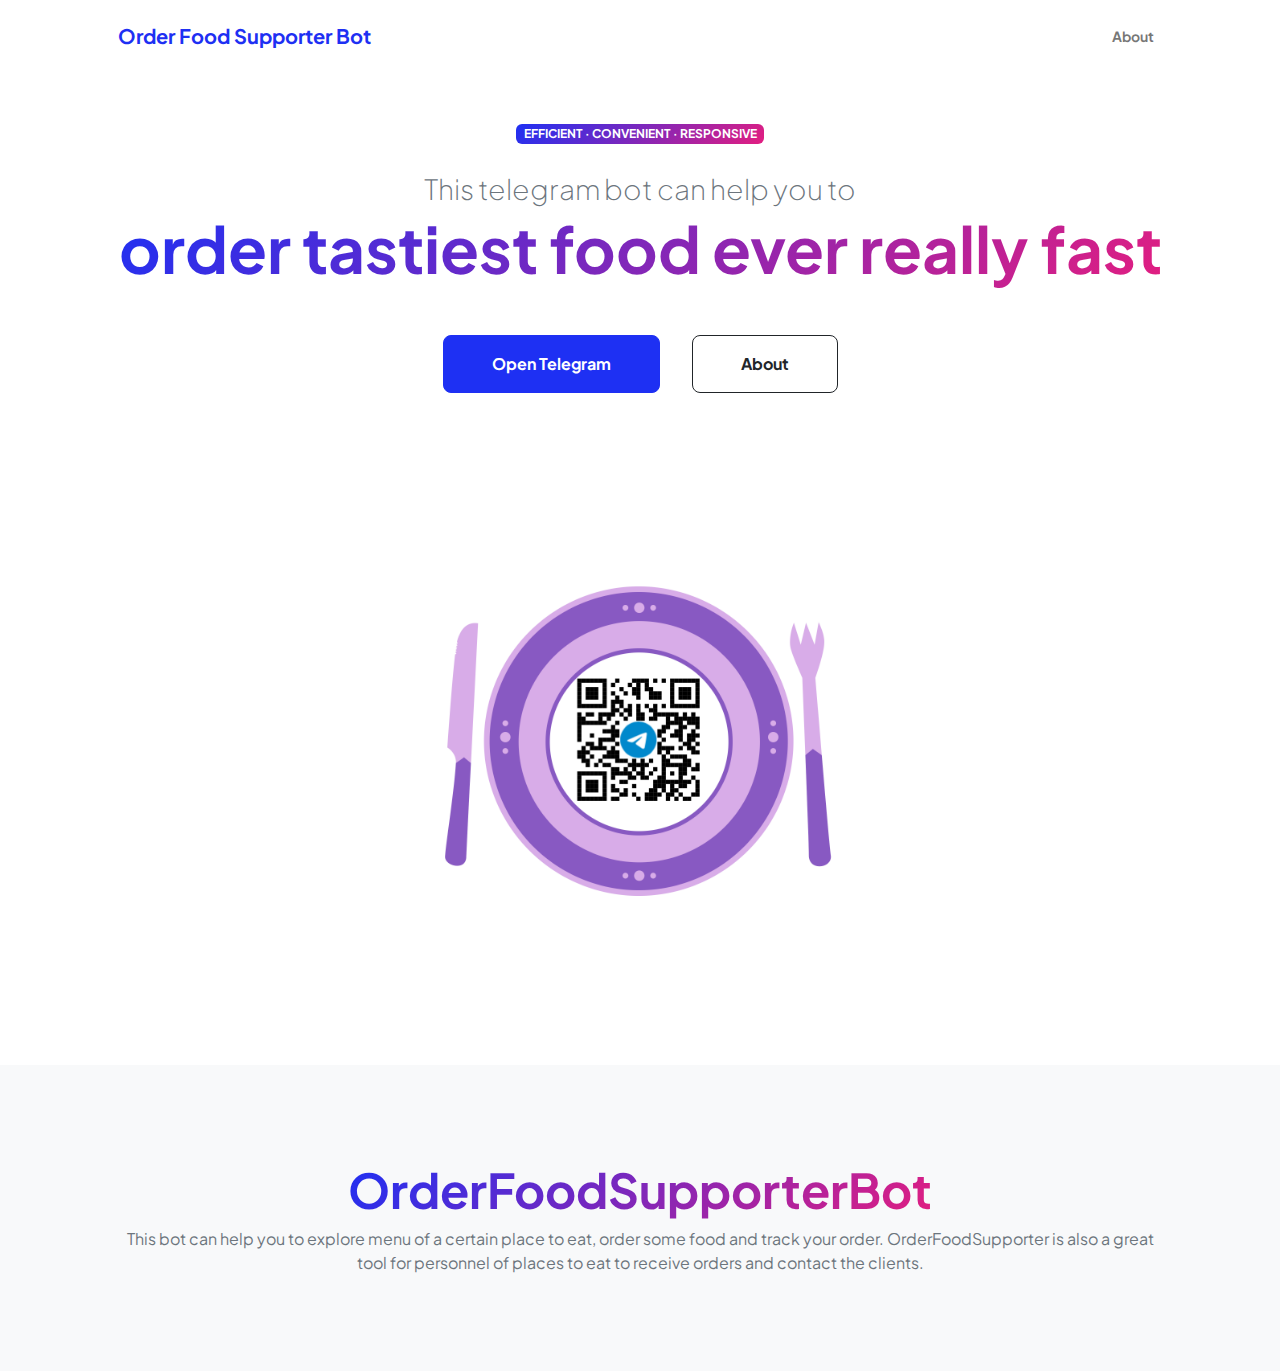
<file: index.html>
<!DOCTYPE html>
<html lang="en">
    <head>
        <meta charset="utf-8" />
        <meta name="viewport" content="width=device-width, initial-scale=1, shrink-to-fit=no" />
        <meta name="description" content="" />
        <meta name="author" content="" />
        <title>Personal - Start Bootstrap Theme</title>
        <!-- Favicon-->
        <link rel="apple-touch-icon" sizes="180x180" href="assets/apple-touch-icon.png">
        <link rel="icon" type="image/png" sizes="32x32" href="assets/favicon-32x32.png">
        <link rel="icon" type="image/png" sizes="16x16" href="assets/favicon-16x16.png">
        <link rel="manifest" href="assets/site.webmanifest">
        <link rel="mask-icon" href="assets/safari-pinned-tab.svg" color="#5bbad5">
        <meta name="msapplication-TileColor" content="#da532c">
        <meta name="theme-color" content="#ffffff">
        <!-- Custom Google font-->
        <link rel="preconnect" href="https://fonts.googleapis.com" />
        <link rel="preconnect" href="https://fonts.gstatic.com" crossorigin />
        <link href="https://fonts.googleapis.com/css2?family=Plus+Jakarta+Sans:wght@100;200;300;400;500;600;700;800;900&amp;display=swap" rel="stylesheet" />
        <!-- Bootstrap icons-->
        <link href="https://cdn.jsdelivr.net/npm/bootstrap-icons@1.8.1/font/bootstrap-icons.css" rel="stylesheet" />
        <!-- Core theme CSS (includes Bootstrap)-->
        <link href="css/styles.css" rel="stylesheet" />
    </head>
    <body class="d-flex flex-column h-100">
        <main class="flex-shrink-0">
            <!-- Navigation-->
            <nav class="navbar navbar-expand-lg navbar-light bg-white py-3">
                <div class="container px-5">
                    <a class="navbar-brand" href="index.html"><span class="fw-bolder text-primary">Order Food Supporter Bot</span></a>
                    <button class="navbar-toggler" type="button" data-bs-toggle="collapse" data-bs-target="#navbarSupportedContent" aria-controls="navbarSupportedContent" aria-expanded="false" aria-label="Toggle navigation"><span class="navbar-toggler-icon"></span></button>
                    <div class="collapse navbar-collapse" id="navbarSupportedContent">
                        <ul class="navbar-nav ms-auto mb-2 mb-lg-0 small fw-bolder">
                            <li class="nav-item"><a class="nav-link" href="resume.html">About</a></li>
                        </ul>
                    </div>
                </div>
            </nav>
            <!-- Header-->
            <header class="py-5">
                <div class="container px-5 pb-5">
                    <div class="row gx-5 align-items-center">
                        <div class="col-xxl-5">
                            <div class="text-center text-xxl-start">
                                <div class="badge bg-gradient-primary-to-secondary text-white mb-4"><div class="text-uppercase">Efficient &middot; Convenient &middot; Responsive</div></div>
                                <div class="fs-3 fw-light text-muted">This telegram bot can help you to</div>
                                <h1 class="display-3 fw-bolder mb-5"><span class="text-gradient d-inline">order tastiest food ever really fast</span></h1>
                                <div class="d-grid gap-3 d-sm-flex justify-content-sm-center justify-content-xxl-start mb-3">
                                    <a class="btn btn-primary btn-lg px-5 py-3 me-sm-3 fs-6 fw-bolder" href="https://t.me/OrderFoodSupporterBot" target="_blank">Open Telegram</a>
                                    <a class="btn btn-outline-dark btn-lg px-5 py-3 fs-6 fw-bolder" href="resume.html">About</a>
                                </div>
                            </div>
                        </div>
                        <div class="col-xxl-7">
                            <div class="d-flex justify-content-center mt-5 mt-xxl-0">
                                <div class="profile">
                                    <img class="profile-img" src="assets/profile.png" alt="..." />
                                </div>
                            </div>
                        </div>
                    </div>
                </div>
            </header>
            <!-- About Section-->
            <section class="bg-light py-5">
                <div class="container px-5">
                    <div class="row gx-5 justify-content-center">
                        <div class="col-xxl-8">
                            <div class="text-center my-5">
                                <h2 class="display-5 fw-bolder"><span class="text-gradient d-inline">OrderFoodSupporterBot</span></h2>
                                <p class="text-muted">This bot can help you to explore menu of a certain place to eat, order some food and track your order. OrderFoodSupporter is also a great tool for personnel of places to eat to receive orders and contact the clients.</p>

<!--                                I'll add link to github of my bot later-->
<!--                                <div class="d-flex justify-content-center fs-2 gap-4">-->
<!--                                    <a class="text-gradient" href="#!"><i class="bi bi-github"></i></a>-->
<!--                                </div>-->
                            </div>
                        </div>
                    </div>
                </div>
            </section>
        </main>

        <script src="https://cdn.jsdelivr.net/npm/bootstrap@5.2.3/dist/js/bootstrap.bundle.min.js"></script>
        <script src="js/scripts.js"></script>
    </body>
</html>
</file>
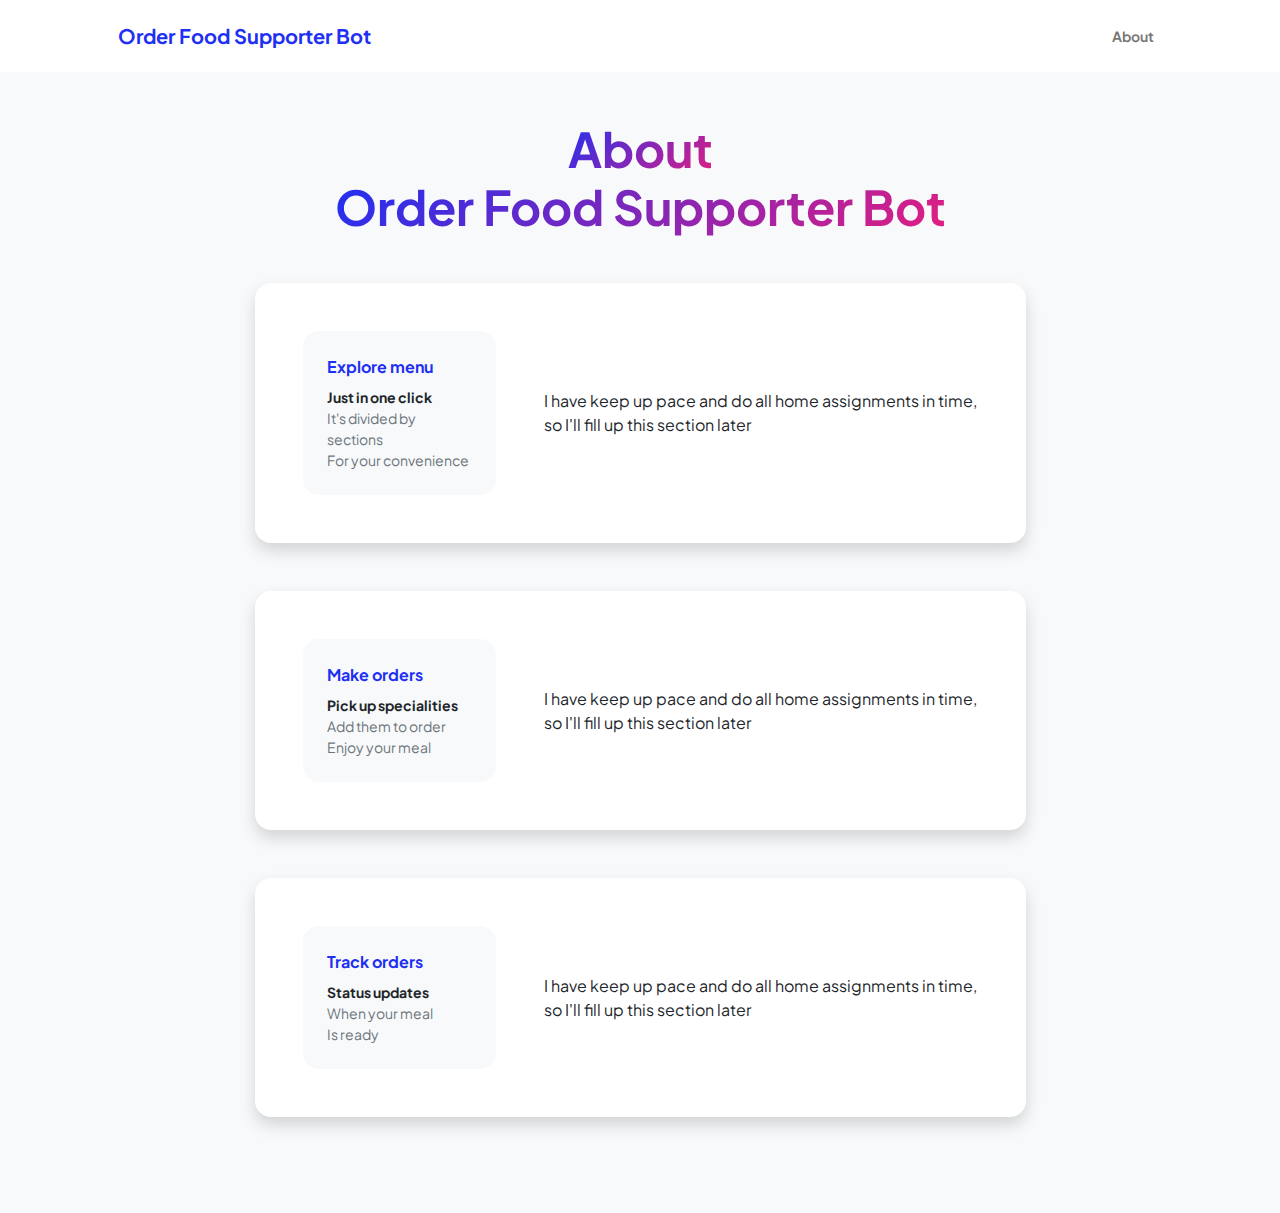
<file: resume.html>
<!DOCTYPE html>
<html lang="en">
    <head>
        <meta charset="utf-8" />
        <meta name="viewport" content="width=device-width, initial-scale=1, shrink-to-fit=no" />
        <meta name="description" content="" />
        <meta name="author" content="" />
        <title>Personal - Start Bootstrap Template</title>
        <link rel="apple-touch-icon" sizes="180x180" href="assets/apple-touch-icon.png">
        <link rel="icon" type="image/png" sizes="32x32" href="assets/favicon-32x32.png">
        <link rel="icon" type="image/png" sizes="16x16" href="assets/favicon-16x16.png">
        <link rel="manifest" href="assets/site.webmanifest">
        <link rel="mask-icon" href="assets/safari-pinned-tab.svg" color="#5bbad5">
        <meta name="msapplication-TileColor" content="#da532c">
        <meta name="theme-color" content="#ffffff">
        <link rel="preconnect" href="https://fonts.googleapis.com" />
        <link rel="preconnect" href="https://fonts.gstatic.com" crossorigin />
        <link href="https://fonts.googleapis.com/css2?family=Plus+Jakarta+Sans:wght@100;200;300;400;500;600;700;800;900&amp;display=swap" rel="stylesheet" />
        <link href="https://cdn.jsdelivr.net/npm/bootstrap-icons@1.8.1/font/bootstrap-icons.css" rel="stylesheet" />
        <link href="css/styles.css" rel="stylesheet" />
    </head>
    <body class="d-flex flex-column h-100 bg-light">
        <main class="flex-shrink-0">
            <nav class="navbar navbar-expand-lg navbar-light bg-white py-3">
                <div class="container px-5">
                    <a class="navbar-brand" href="index.html"><span class="fw-bolder text-primary">Order Food Supporter Bot</span></a>
                    <button class="navbar-toggler" type="button" data-bs-toggle="collapse" data-bs-target="#navbarSupportedContent" aria-controls="navbarSupportedContent" aria-expanded="false" aria-label="Toggle navigation"><span class="navbar-toggler-icon"></span></button>
                    <div class="collapse navbar-collapse" id="navbarSupportedContent">
                        <ul class="navbar-nav ms-auto mb-2 mb-lg-0 small fw-bolder">
                            <li class="nav-item"><a class="nav-link" href="resume.html">About</a></li>
                        </ul>
                    </div>
                </div>
            </nav>
            <div class="container px-5 my-5">
                <div class="text-center mb-5">
                    <h1 class="display-5 fw-bolder mb-0"><span class="text-gradient d-inline">About </span></h1>
                    <h1 class="display-5 fw-bolder mb-0"><span class="text-gradient d-inline">Order Food Supporter Bot </span></h1>
                </div>
                <div class="row gx-5 justify-content-center">
                    <div class="col-lg-11 col-xl-9 col-xxl-8">
                        <!-- Experience Section-->
                        <section>
                            <!-- Experience Card 1-->
                            <div class="card shadow border-0 rounded-4 mb-5">
                                <div class="card-body p-5">
                                    <div class="row align-items-center gx-5">
                                        <div class="col text-center text-lg-start mb-4 mb-lg-0">
                                            <div class="bg-light p-4 rounded-4">
                                                <div class="text-primary fw-bolder mb-2">Explore menu</div>
                                                <div class="small fw-bolder">Just in one click</div>
                                                <div class="small text-muted">It's divided by sections</div>
                                                <div class="small text-muted">For your convenience</div>
                                            </div>
                                        </div>
                                        <div class="col-lg-8"><div>I have keep up pace and do all home assignments in time, so I'll fill up this section later</div></div>
                                    </div>
                                </div>
                            </div>
                            <!-- Experience Card 2-->
                            <div class="card shadow border-0 rounded-4 mb-5">
                                <div class="card-body p-5">
                                    <div class="row align-items-center gx-5">
                                        <div class="col text-center text-lg-start mb-4 mb-lg-0">
                                            <div class="bg-light p-4 rounded-4">
                                                <div class="text-primary fw-bolder mb-2">Make orders</div>
                                                <div class="small fw-bolder">Pick up specialities</div>
                                                <div class="small text-muted">Add them to order</div>
                                                <div class="small text-muted">Enjoy your meal</div>
                                            </div>
                                        </div>
                                        <div class="col-lg-8"><div>I have keep up pace and do all home assignments in time, so I'll fill up this section later</div></div>
                                    </div>
                                </div>
                            </div>
                            <div class="card shadow border-0 rounded-4 mb-5">
                                <div class="card-body p-5">
                                    <div class="row align-items-center gx-5">
                                        <div class="col text-center text-lg-start mb-4 mb-lg-0">
                                            <div class="bg-light p-4 rounded-4">
                                                <div class="text-primary fw-bolder mb-2">Track orders</div>
                                                <div class="small fw-bolder">Status updates</div>
                                                <div class="small text-muted">When your meal</div>
                                                <div class="small text-muted">Is ready</div>
                                            </div>
                                        </div>
                                        <div class="col-lg-8"><div>I have keep up pace and do all home assignments in time, so I'll fill up this section later</div></div>
                                    </div>
                                </div>
                            </div>
                        </section>
                    </div>
                </div>
            </div>
        </main>
        <script src="https://cdn.jsdelivr.net/npm/bootstrap@5.2.3/dist/js/bootstrap.bundle.min.js"></script>
        <script src="js/scripts.js"></script>
    </body>
</html>
</file>
